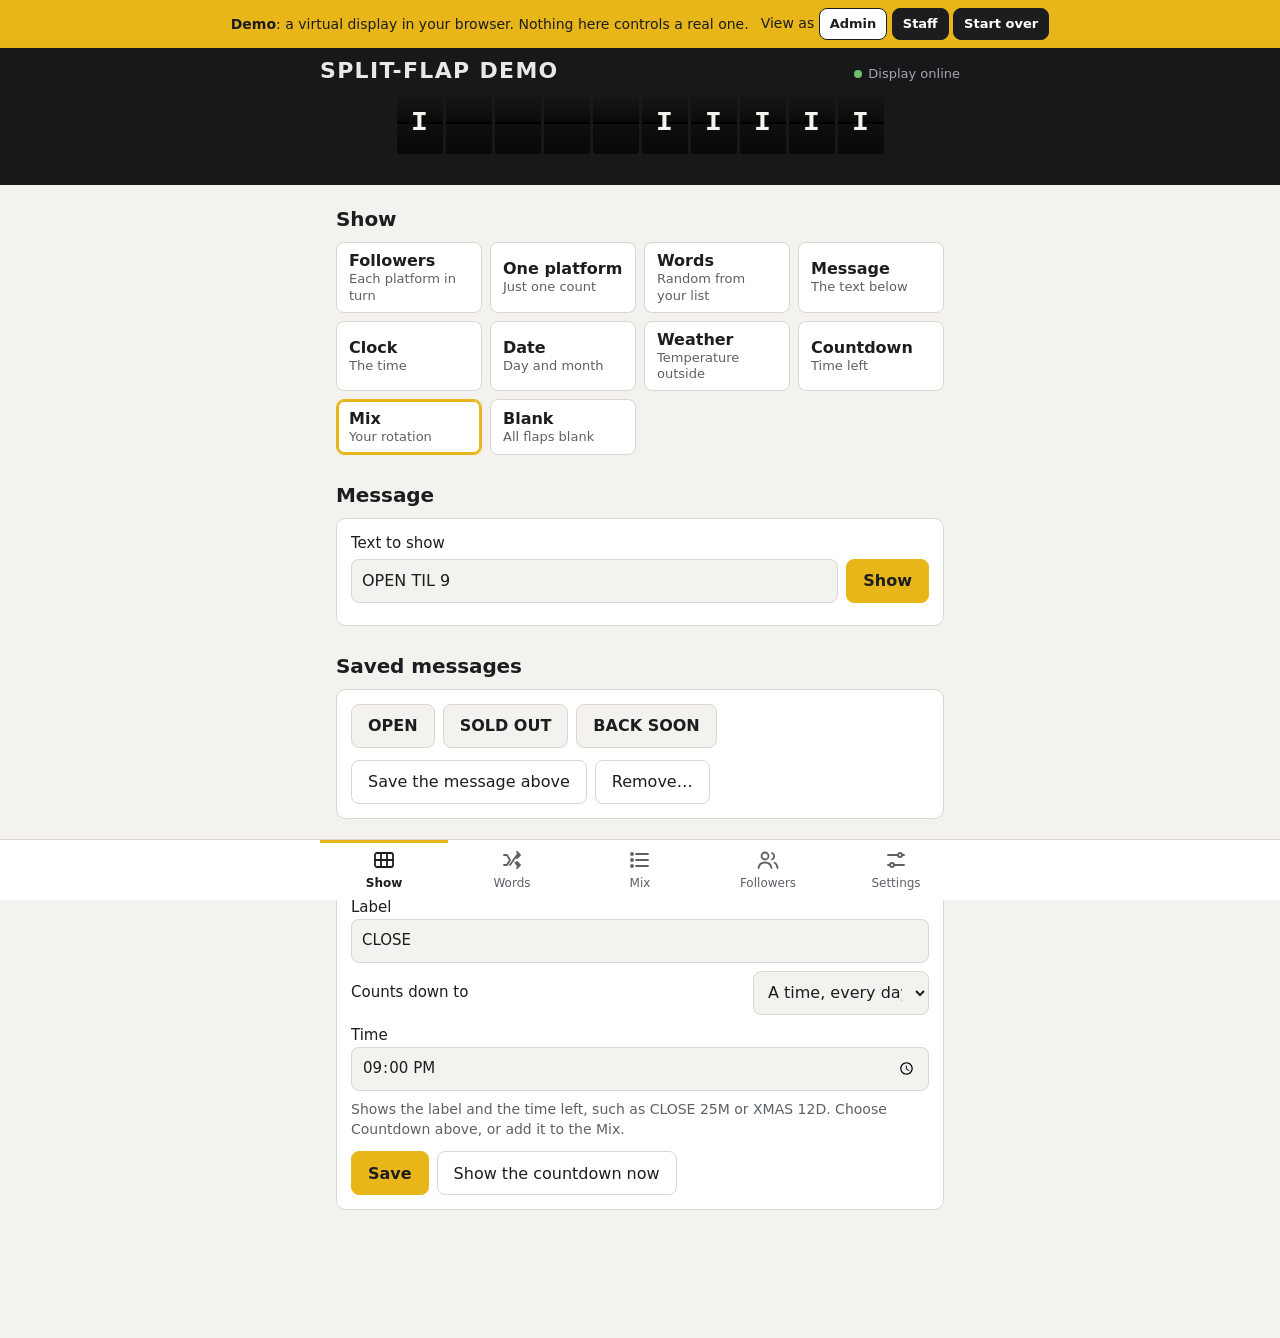
<file: demo/index.html>
<!doctype html>
<html lang="en">
<head>
  <meta charset="utf-8">
  <meta name="viewport" content="width=device-width, initial-scale=1, viewport-fit=cover">
  <meta name="description" content="Try the split-flap display's phone app with a virtual display.">
  <title>Split-Flap</title>
  <meta name="theme-color" content="#16181a">
  <meta name="apple-mobile-web-app-capable" content="yes">
  <meta name="mobile-web-app-capable" content="yes">
  <meta name="apple-mobile-web-app-status-bar-style" content="black-translucent">
  <meta name="apple-mobile-web-app-title" content="Split-Flap">
  <link rel="icon" href="icon.svg" type="image/svg+xml">
  <link rel="apple-touch-icon" href="icon-180.png">
  <link rel="stylesheet" href="style.css">
</head>
<body>
  <header class="board">
    <div class="board-top">
      <h1>Split-Flap</h1>
      <span id="link" class="link" role="status">Connecting…</span>
    </div>
    <div id="frame" class="flaps" role="img" aria-label="Current display"></div>
    <p id="frame-note" class="board-note"></p>
  </header>

  <main>
    <p id="notice" class="notice" hidden></p>

    <!-- Now: what is on the display, and the quick ways to change it -->
    <section id="tab-now" aria-labelledby="h-now">
      <h2 id="h-now">Show</h2>
      <div id="modes" class="modes" role="group" aria-label="What the display shows"></div>
      <div id="single-row" class="field" hidden>
        <label for="single">Platform</label>
        <select id="single">
          <option value="tiktok">TikTok</option>
          <option value="instagram">Instagram</option>
          <option value="facebook">Facebook</option>
        </select>
      </div>

      <h2>Message</h2>
      <form id="message-form" class="card">
        <label for="message">Text to show</label>
        <div class="inline">
          <input id="message" maxlength="64" autocomplete="off" autocapitalize="characters" enterkeyhint="send" placeholder="OPEN TIL 9">
          <button type="submit">Show</button>
        </div>
        <p id="message-hint" class="hint"></p>
      </form>

      <h2>Saved messages</h2>
      <div class="card">
        <div id="presets" class="chips"></div>
        <p id="presets-empty" class="hint">None yet. Type a message above, then save it here to show it again with one tap.</p>
        <div class="row">
          <button type="button" id="preset-save" class="quiet">Save the message above</button>
          <button type="button" id="preset-edit" class="quiet" aria-pressed="false">Remove…</button>
        </div>
      </div>

      <h2>Countdown</h2>
      <form id="countdown-form" class="card">
        <label>Label <input name="label" maxlength="32" autocomplete="off" autocapitalize="characters" placeholder="CLOSE"></label>
        <div class="field">
          <label for="cd-repeat">Counts down to</label>
          <select id="cd-repeat" name="repeat"><option value="daily">A time, every day</option><option value="once">A date and time</option></select>
        </div>
        <label data-cd="daily">Time <input name="time" type="time"></label>
        <label data-cd="once" hidden>Date and time <input name="when" type="datetime-local"></label>
        <label data-cd="once" hidden>When it's over, show <input name="done" maxlength="64" autocomplete="off" autocapitalize="characters" placeholder="NOW OPEN"></label>
        <p id="countdown-hint" class="hint">Shows the label and the time left, such as CLOSE 25M or XMAS 12D. Choose Countdown above, or add it to the Mix.</p>
        <div class="row">
          <button type="submit">Save</button>
          <button type="button" id="countdown-go" class="quiet">Show the countdown now</button>
        </div>
      </form>
    </section>

    <!-- Words: the randomizer's list -->
    <section id="tab-words" aria-labelledby="h-words" hidden>
      <h2 id="h-words">Random words</h2>
      <div class="card">
        <p class="hint">The display picks from this list at random and shows every word once before repeating any. Changes take effect straight away.</p>
        <form id="word-form" class="inline">
          <label for="word" class="sr">New word</label>
          <input id="word" maxlength="32" autocomplete="off" autocapitalize="characters" enterkeyhint="done" placeholder="Add a word">
          <button type="submit">Add</button>
        </form>
        <p id="word-hint" class="hint"></p>
        <ul id="words" class="list"></ul>
        <p id="words-count" class="hint"></p>
      </div>
      <div class="card">
        <div class="field">
          <label for="random_seconds">Change word every</label>
          <span class="unit"><input id="random_seconds" type="number" inputmode="numeric" min="20" max="3600" data-cfg="random_seconds"> seconds</span>
        </div>
        <p class="hint">20 seconds at the least, so the motors can rest.</p>
        <button type="button" id="words-go" class="wide">Show random words now</button>
      </div>
    </section>

    <!-- Mix: a rotation of several things -->
    <section id="tab-mix" aria-labelledby="h-mix" hidden>
      <h2 id="h-mix">Mix</h2>
      <div class="card">
        <p class="hint">A rotation, top to bottom, then from the top again. Followers shows each switched-on platform for the time given. Entries with nothing to show are skipped.</p>
        <ol id="mix" class="list"></ol>
        <p id="mix-empty" class="hint">Nothing in the mix yet.</p>
        <div class="inline">
          <label for="mix-kind" class="sr">Entry to add</label>
          <select id="mix-kind">
            <option value="followers">Followers</option>
            <option value="random">Random word</option>
            <option value="text">Message</option>
            <option value="clock">Clock</option>
            <option value="date">Date</option>
            <option value="weather">Weather</option>
            <option value="countdown">Countdown</option>
          </select>
          <button type="button" id="mix-add">Add</button>
        </div>
        <button type="button" id="mix-go" class="wide">Show the mix now</button>
      </div>
    </section>

    <!-- Followers -->
    <section id="tab-followers" class="admin-only" aria-labelledby="h-followers" hidden>
      <h2 id="h-followers">Followers</h2>
      <div id="platforms"></div>
      <div class="card">
        <div class="field">
          <label for="cycle_seconds">Switch platform every</label>
          <span class="unit"><input id="cycle_seconds" type="number" inputmode="numeric" min="20" max="3600" data-cfg="cycle_seconds"> seconds</span>
        </div>
        <div class="field">
          <label for="poll_minutes">Fetch the counts every</label>
          <span class="unit"><input id="poll_minutes" type="number" inputmode="numeric" min="5" max="1440" data-cfg="poll_minutes"> minutes</span>
        </div>
        <label class="check"><input type="checkbox" data-cfg="label_logos"> Logo flap as the label, instead of TT / IG / FB</label>
        <div class="field">
          <label for="label_width">Label width</label>
          <select id="label_width" data-cfg="label_width" data-type="number"><option value="2">2 flaps</option><option value="1">1 flap</option></select>
        </div>
        <label class="check"><input type="checkbox" data-cfg="celebrate"> Flash the display at a milestone</label>
        <div class="field">
          <label for="milestone_step">Milestone every</label>
          <span class="unit"><input id="milestone_step" type="number" inputmode="numeric" min="1" data-cfg="milestone_step"> followers</span>
        </div>
      </div>
      <details class="card">
        <summary>Paste a token by hand</summary>
        <p class="hint">Easier: <b>Connect</b> on each platform above, through the app server. Or run <code>python -m auth &lt;platform&gt;</code> from <code>tools/</code>, which sends the tokens for you. Tokens are only ever shown masked.</p>
        <form id="token-form">
          <label for="tk-platform">Platform</label>
          <select id="tk-platform" name="platform">
            <option value="instagram">Instagram</option>
            <option value="facebook">Facebook</option>
            <option value="tiktok">TikTok</option>
          </select>
          <label>Access token <input name="access_token" type="password" autocomplete="off"></label>
          <label data-for="facebook">Page ID <input name="page_id" autocomplete="off"></label>
          <label data-for="tiktok">Refresh token <input name="refresh_token" type="password" autocomplete="off"></label>
          <label data-for="tiktok">Client key <input name="client_key" autocomplete="off"></label>
          <label data-for="tiktok">Client secret <input name="client_secret" type="password" autocomplete="off"></label>
          <div class="row">
            <button type="submit">Save token</button>
            <button type="button" id="clear-token" class="danger">Clear this platform's tokens</button>
          </div>
        </form>
      </details>
    </section>

    <!-- Settings -->
    <section id="tab-settings" aria-labelledby="h-settings" hidden>
      <div class="admin-only">
      <h2 id="h-settings">Display</h2>
      <div class="card">
        <div class="field">
          <label for="text_align">Text position</label>
          <select id="text_align" data-cfg="text_align"><option value="left">Left</option><option value="center">Centre</option><option value="right">Right</option></select>
        </div>
        <div class="field">
          <label for="speed">Flap speed</label>
          <span class="unit"><input id="speed" type="number" inputmode="numeric" min="1" max="12" data-cfg="speed"> rpm</span>
        </div>
        <div class="field">
          <label for="units">Number of flap units</label>
          <input id="units" type="number" inputmode="numeric" min="1" max="16" data-cfg="units">
        </div>
        <label class="check"><input type="checkbox" data-cfg="clock_24h"> 24-hour clock</label>
        <div class="field">
          <label for="date_lang">Month names</label>
          <select id="date_lang" data-cfg="date_lang"><option value="en">English (FEB)</option><option value="pt">Português (FEV)</option></select>
        </div>
      </div>

      <h2>Quiet hours</h2>
      <div class="card">
        <p class="hint">The flaps stay still between these times. Set both to the same time for no quiet hours.</p>
        <div class="pair">
          <div class="field"><label for="quiet_start">From</label><input id="quiet_start" type="time" data-cfg="quiet_start"></div>
          <div class="field"><label for="quiet_end">Until</label><input id="quiet_end" type="time" data-cfg="quiet_end"></div>
        </div>
        <div class="field">
          <label for="timezone">Time zone</label>
          <select id="timezone" data-cfg="timezone"></select>
        </div>
        <div class="field" id="tz-custom-row" hidden>
          <label for="tz-custom">POSIX time zone</label>
          <input id="tz-custom" autocomplete="off" placeholder="WET0WEST,M3.5.0/1,M10.5.0">
        </div>
      </div>

      <h2>Weather</h2>
      <form id="weather-form" class="card">
        <p class="hint">For the Weather mode: the temperature outside, from Open-Meteo (free, no account). The display fetches it every 15 minutes while Weather is on show.</p>
        <div class="pair">
          <div class="field"><label for="w-lat">Latitude</label><input id="w-lat" name="lat" inputmode="decimal" autocomplete="off" placeholder="38.72"></div>
          <div class="field"><label for="w-lon">Longitude</label><input id="w-lon" name="lon" inputmode="decimal" autocomplete="off" placeholder="-9.14"></div>
        </div>
        <button type="button" id="w-here" class="quiet wide" hidden>Use this phone's location</button>
        <div class="field">
          <label for="w-unit">Temperature in</label>
          <select id="w-unit" name="unit"><option value="c">°C</option><option value="f">°F</option></select>
        </div>
        <p id="weather-state" class="hint"></p>
        <div class="row">
          <button type="submit">Save</button>
          <button type="button" id="w-off" class="quiet">Switch off</button>
        </div>
      </form>

      <h2>Device</h2>
      <div class="card">
        <dl id="device" class="facts"></dl>
        <button type="button" id="rehome" class="quiet wide">Re-home all units</button>
      </div>
      </div>

      <div id="local-only" hidden>
        <h2>App server</h2>
        <form id="remote-form" class="card">
          <p class="hint">Lets you use this app from anywhere: the display connects out to your server. Leave the address empty to switch it off.</p>
          <label>Server address <input name="remote_url" type="url" inputmode="url" autocomplete="off" placeholder="https://flap.example.com"></label>
          <label>Device token <input name="remote_token" type="password" autocomplete="off" placeholder="unchanged"></label>
          <p id="remote-state" class="hint"></p>
          <button type="submit">Save</button>
        </form>
        <h2>Admin key</h2>
        <div class="card">
          <label>Admin key <input id="admin-key" type="password" autocomplete="current-password" placeholder="needed to change anything"></label>
          <p class="hint">Kept in this browser only. Set on the display by holding BOOT while powering on.</p>
        </div>
      </div>

      <div id="server-only" hidden>
        <div class="admin-only">
        <h2>Server</h2>
        <form id="server-form" class="card">
          <label>Name shown in the app <input name="display_name" maxlength="40" placeholder="Split-Flap"></label>
          <label>Time zone for times in the app <input name="time_zone" list="tz-list" autocomplete="off" placeholder="Europe/Lisbon"></label>
          <datalist id="tz-list"></datalist>
          <button type="submit">Save</button>
        </form>
        </div>

        <h2>Your account</h2>
        <form id="account-form" class="card">
          <p id="account-env" class="hint" hidden>This account is set by the APP_PASSWORD variable on the server.</p>
          <label>Username <input name="username" autocomplete="username" autocapitalize="none" maxlength="40" required></label>
          <label>New password <input name="new_password" type="password" autocomplete="new-password" minlength="12" placeholder="unchanged"></label>
          <label>Current password <input name="current_password" type="password" autocomplete="current-password" required></label>
          <p class="hint">A new password signs out every other phone.</p>
          <button type="submit">Save</button>
        </form>

        <div class="admin-only">
        <h2>People</h2>
        <div class="card">
          <p class="hint"><b>Admins</b> can do everything. <b>Staff</b> can change what's shown (Show, Words, Mix) but not the settings, followers or accounts.</p>
          <ul id="users" class="list"></ul>
          <form id="user-add">
            <label>Username <input name="username" autocomplete="off" autocapitalize="none" maxlength="40" required></label>
            <label>Password <input name="password" type="password" autocomplete="new-password" minlength="12" required></label>
            <div class="field">
              <label for="ua-role">Role</label>
              <select id="ua-role" name="role"><option value="staff">Staff</option><option value="admin">Admin</option></select>
            </div>
            <p class="hint">At least 12 characters. They can change it themselves under Your account.</p>
            <button type="submit">Add person</button>
          </form>
        </div>

        <h2>Device token</h2>
        <form id="dtoken-form" class="card">
          <p id="dtoken-state" class="hint"></p>
          <div id="dtoken-make">
            <label>Current password <input name="current_password" type="password" autocomplete="current-password" required></label>
            <button type="submit" class="quiet wide">Make a new device token</button>
          </div>
          <div id="dtoken-new" hidden>
            <p>Copy it now, it won't be shown again. Enter it on the display's own page under <b>Settings → App server</b>. The old token has stopped working.</p>
            <div class="inline"><input id="dtoken-value" class="token" readonly aria-label="New device token"><button type="button" id="dtoken-copy" class="quiet">Copy</button></div>
          </div>
        </form>
        </div>
      </div>

      <form id="logout" method="post" action="/logout" hidden>
        <button type="submit" class="quiet wide">Sign out</button>
      </form>
    </section>
  </main>

  <p id="toast" class="toast" role="status" aria-live="polite"></p>

  <nav class="tabs" aria-label="Sections">
    <button type="button" data-tab="now" aria-current="page">
      <svg viewBox="0 0 24 24" aria-hidden="true"><rect x="3" y="5" width="18" height="14" rx="2"/><path d="M3 12h18M9 5v14M15 5v14"/></svg>Show</button>
    <button type="button" data-tab="words">
      <svg viewBox="0 0 24 24" aria-hidden="true"><path d="M4 7h3l3 5-3 5H4M20 7h-3l-7 10M20 17h-3l-1.5-2.2M17 4l3 3-3 3M17 14l3 3-3 3"/></svg>Words</button>
    <button type="button" data-tab="mix">
      <svg viewBox="0 0 24 24" aria-hidden="true"><path d="M8 6h12M8 12h12M8 18h12"/><circle cx="4" cy="6" r="1"/><circle cx="4" cy="12" r="1"/><circle cx="4" cy="18" r="1"/></svg>Mix</button>
    <button type="button" data-tab="followers" class="admin-only">
      <svg viewBox="0 0 24 24" aria-hidden="true"><circle cx="9" cy="8" r="3.5"/><path d="M2.5 20c.6-3.6 3.2-5.5 6.5-5.5s5.900 1.900 6.500 5.500M16 5a3.500 3.500 0 0 1 0 6.500M18.500 14.800c1.700.800 2.700 2.500 3 5.200"/></svg>Followers</button>
    <button type="button" data-tab="settings">
      <svg viewBox="0 0 24 24" aria-hidden="true"><path d="M4 7h10M18 7h2M4 17h2M10 17h10"/><circle cx="16" cy="7" r="2"/><circle cx="8" cy="17" r="2"/></svg>Settings</button>
  </nav>

  <script src="demo.js"></script>
  <script src="app.js"></script>
</body>
</html>
</file>
<file: demo/style.css>
/* Split-flap app. Phone first: one column, a bottom tab bar, 44px touch targets.
   The board at the top is always dark, like the display; the rest follows the system theme. */
:root {
  --bg: #f3f2ee;
  --panel: #ffffff;
  --text: #1b1d1f;
  --muted: #5c6166;
  --line: #d9d7cf;
  --accent: #8a6100;       /* amber, darkened for text on light */
  --accent-fill: #e9b61a;  /* amber as a fill */
  --on-accent: #1b1d1f;
  --ok: #24712b;
  --warn: #8f5600;
  --bad: #b3261e;
  --board: #16181a;
  --board-text: #e8e9e6;
  --board-muted: #a3a8ab;
  --flap: #050505;
  --flap-text: #f4f3ee;
  --tabs-h: 60px;
}
@media (prefers-color-scheme: dark) {
  :root {
    --bg: #101214;
    --panel: #1b1e21;
    --text: #e8e9e6;
    --muted: #a3a8ab;
    --line: #30353a;
    --accent: #f0c033;
    --ok: #6cc070;
    --warn: #e7a84a;
    --bad: #f0827a;
    color-scheme: dark;
  }
}
* { box-sizing: border-box; }
[hidden] { display: none !important; }
html { -webkit-text-size-adjust: 100%; }
body {
  margin: 0;
  font: 16px/1.45 system-ui, -apple-system, "Segoe UI", Roboto, sans-serif;
  background: var(--bg);
  color: var(--text);
  padding-bottom: calc(var(--tabs-h) + env(safe-area-inset-bottom, 0px) + 56px);
}
.sr { position: absolute; width: 1px; height: 1px; overflow: hidden; clip-path: inset(50%); white-space: nowrap; }

/* ---- the board ---- */
.board {
  position: sticky; top: 0; z-index: 5;
  background: var(--board); color: var(--board-text);
  padding: calc(10px + env(safe-area-inset-top, 0px)) max(16px, env(safe-area-inset-right, 0px)) 10px max(16px, env(safe-area-inset-left, 0px));
}
.board-top { display: flex; align-items: baseline; justify-content: space-between; gap: 12px; max-width: 640px; margin: 0 auto 8px; }
h1 { font-size: 1.375rem; line-height: 1.2; font-weight: 800; letter-spacing: .06em; text-transform: uppercase; margin: 0;
  overflow-wrap: anywhere; }
.link { font-size: .8125rem; color: var(--board-muted); text-align: right; }
.link::before { content: ""; display: inline-block; width: 8px; height: 8px; border-radius: 50%; margin-right: 6px; background: var(--board-muted); }
.link.on::before { background: #6cc070; }
.link.off::before { background: #f0827a; }
.flaps { display: flex; gap: 3px; justify-content: center; max-width: 640px; margin: 0 auto; }
.flaps span {
  flex: 1 1 0; max-width: 46px; aspect-ratio: 3 / 4; min-width: 0;
  display: flex; align-items: center; justify-content: center;
  background: var(--flap) linear-gradient(to bottom, #ffffff14 0, #ffffff05 48%, #000 49%, #000 51%, #ffffff0a 52%, #ffffff03 100%);
  color: var(--flap-text);
  font: 700 clamp(15px, 5.6vw, 28px)/1 ui-monospace, "SF Mono", "Cascadia Mono", Menlo, Consolas, monospace;
  border-radius: 3px;
}
.flaps svg { width: 62%; height: auto; }
.board-note { max-width: 640px; margin: 6px auto 0; min-height: 1.2em; font-size: .8125rem; color: var(--board-muted); text-align: center; }

/* ---- page ---- */
main { max-width: 640px; margin: 0 auto; padding: 4px max(16px, env(safe-area-inset-right, 0px)) 0 max(16px, env(safe-area-inset-left, 0px)); }
h2 { font-size: 1.25rem; line-height: 1.25; font-weight: 700; letter-spacing: -.005em; color: var(--text); margin: 28px 0 10px; }
main > section > h2:first-child { margin-top: 18px; }
.card { background: var(--panel); border: 1px solid var(--line); border-radius: 10px; padding: 14px; margin-bottom: 12px; }
.card > :first-child { margin-top: 0; }
.card > :last-child { margin-bottom: 0; }
.hint { color: var(--muted); font-size: .875rem; margin: 8px 0; }
.hint.warn { color: var(--warn); }
.notice { background: var(--panel); border: 1px solid var(--warn); border-radius: 10px; padding: 12px 14px; margin: 14px 0 0; }
code { font: .875em ui-monospace, Menlo, Consolas, monospace; overflow-wrap: anywhere; }

/* ---- controls ---- */
label { display: block; margin: 10px 0 4px; font-size: .9375rem; }
input, select, button { font: inherit; color: inherit; }
input, select {
  display: block; width: 100%; min-height: 44px; padding: 8px 10px;
  background: var(--bg); border: 1px solid var(--line); border-radius: 8px;
}
input[type="checkbox"] { display: inline-block; width: 22px; height: 22px; min-height: 0; padding: 0; flex: none; accent-color: var(--accent-fill); }
label.check { display: flex; gap: 10px; align-items: center; min-height: 44px; margin: 4px 0; }
button {
  min-height: 44px; padding: 8px 16px; border-radius: 8px; cursor: pointer;
  border: 1px solid var(--accent-fill); background: var(--accent-fill); color: var(--on-accent); font-weight: 600;
}
button.quiet { background: none; border-color: var(--line); color: var(--text); font-weight: 500; }
button.danger { background: none; border-color: var(--bad); color: var(--bad); font-weight: 500; }
button.wide { display: block; width: 100%; margin-top: 12px; }
button:disabled { opacity: .5; cursor: default; }
:focus-visible { outline: 3px solid var(--accent); outline-offset: 2px; }
.board :focus-visible { outline-color: var(--accent-fill); }
.inline { display: flex; gap: 8px; align-items: stretch; }
.inline > input, .inline > select { flex: 1 1 auto; min-width: 0; }
.inline > button { flex: none; }
.row { display: flex; flex-wrap: wrap; gap: 8px; margin-top: 12px; }
.field { display: flex; align-items: center; justify-content: space-between; gap: 12px; margin: 8px 0; }
.field > label { margin: 0; flex: 1 1 auto; }
.field > input, .field > select { width: auto; flex: 0 1 11em; min-width: 0; }
.field > input[type="number"] { flex-basis: 6em; }
.unit { display: flex; align-items: center; gap: 8px; color: var(--muted); font-size: .9375rem; flex: none; }
.unit input { width: 5.5em; }
.pair { display: grid; grid-template-columns: 1fr 1fr; gap: 12px; }
.pair .field { display: block; }
.pair .field > input { width: 100%; }
details > summary { cursor: pointer; min-height: 44px; display: flex; align-items: center; font-weight: 600; }

/* ---- Show tab ---- */
.modes { display: grid; grid-template-columns: repeat(2, 1fr); gap: 8px; }
.modes button {
  min-height: 56px; text-align: left; padding: 8px 12px; line-height: 1.25;
  background: var(--panel); border-color: var(--line); color: var(--text); font-weight: 600;
}
.modes button small { display: block; font-weight: 400; font-size: .8125rem; color: var(--muted); }
.modes button[aria-pressed="true"] { border-color: var(--accent-fill); box-shadow: inset 0 0 0 2px var(--accent-fill); }
.chips { display: flex; flex-wrap: wrap; gap: 8px; }
.chips button { background: var(--bg); border-color: var(--line); color: var(--text); font-weight: 600; max-width: 100%; overflow-wrap: anywhere; }
.chips.removing button { border-color: var(--bad); color: var(--bad); }
.chips.removing button::after { content: " ×"; }
button[aria-pressed="true"].quiet { border-color: var(--accent-fill); }

/* ---- lists (words, mix) ---- */
.list { list-style: none; margin: 12px 0 0; padding: 0; }
.list li { display: flex; align-items: center; gap: 8px; padding: 6px 0; border-top: 1px solid var(--line); min-height: 52px; }
.list li > .grow { flex: 1 1 auto; min-width: 0; overflow-wrap: anywhere; font-weight: 600; }
.list li small { display: block; font-weight: 400; font-size: .8125rem; color: var(--muted); }
.list button.icon { flex: none; width: 44px; padding: 0; background: none; border-color: var(--line); color: var(--text); font-weight: 500; }
.list button.icon.remove { color: var(--bad); }
.list .unit input { width: 4.6em; }

/* ---- followers ---- */
.platform { display: grid; grid-template-columns: 1fr auto; gap: 2px 12px; align-items: center; }
.platform .name { font-weight: 700; }
.platform .count { font: 700 1.375rem/1.2 ui-monospace, Menlo, Consolas, monospace; font-variant-numeric: tabular-nums; grid-row: span 2; text-align: right; }
.platform .state { font-size: .875rem; color: var(--muted); overflow-wrap: anywhere; }
.platform .state.ok { color: var(--ok); }
.platform .state.warn { color: var(--warn); }
.platform .state.bad { color: var(--bad); }
.platform .controls { grid-column: 1 / -1; border-top: 1px solid var(--line); margin-top: 10px; padding-top: 4px; }

.facts { margin: 0; display: grid; grid-template-columns: auto 1fr; gap: 6px 14px; font-size: .9375rem; }
.facts dt { color: var(--muted); }
.facts dd { margin: 0; overflow-wrap: anywhere; }

/* ---- toast and tab bar ---- */
.toast {
  position: fixed; left: 16px; right: 16px; bottom: calc(var(--tabs-h) + env(safe-area-inset-bottom, 0px) + 10px); z-index: 7;
  max-width: 608px; margin: 0 auto; padding: 10px 14px; border-radius: 8px;
  background: var(--board); color: var(--board-text); font-size: .9375rem;
  opacity: 0; pointer-events: none; transition: opacity .15s;
}
.toast.show { opacity: 1; }
.toast.error { background: #7a1c16; color: #fff; }
.tabs {
  position: fixed; left: 0; right: 0; bottom: 0; z-index: 6;
  display: flex; justify-content: center;
  background: var(--panel); border-top: 1px solid var(--line);
  padding-bottom: env(safe-area-inset-bottom, 0px);
}
.tabs button {
  flex: 1 1 0; max-width: 128px; min-height: var(--tabs-h); padding: 6px 2px 5px;
  display: flex; flex-direction: column; align-items: center; justify-content: center; gap: 3px;
  background: none; border: 0; border-radius: 0; color: var(--muted); font-size: .75rem; font-weight: 500;
}
.tabs svg { width: 24px; height: 24px; fill: none; stroke: currentColor; stroke-width: 1.8; stroke-linecap: round; stroke-linejoin: round; }
.tabs button[aria-current="page"] { color: var(--text); font-weight: 700; box-shadow: inset 0 3px 0 var(--accent-fill); }

/* ---- sign-in page (served by the relay server) ---- */
body.login { padding: 0; min-height: 100dvh; display: grid; place-items: center; }
body.login main { width: 100%; max-width: 380px; }
body.login h1 { margin-bottom: 14px; font-size: 1.625rem; }
.error { color: var(--bad); min-height: 1.4em; margin: 8px 0; font-size: .9375rem; }
body.login button { width: 100%; }
body.login { padding: 16px; }
body.login .inline > button { width: auto; }
a.button { display: flex; align-items: center; justify-content: center; min-height: 44px; margin-top: 12px; border-radius: 8px;
  background: var(--accent-fill); color: var(--on-accent); font-weight: 600; text-decoration: none; }
.token { font-family: ui-monospace, Menlo, Consolas, monospace; font-size: .875rem; letter-spacing: .02em; }

@media (prefers-reduced-motion: reduce) { .toast { transition: none; } }
@media (min-width: 560px) { .modes { grid-template-columns: repeat(4, 1fr); } }

/* ---- roles: staff see what's on show, not the setup ---- */
body[data-role="staff"] .admin-only { display: none !important; }

/* ---- connecting a platform ---- */
.platform .connect { grid-column: 1 / -1; border-top: 1px solid var(--line); margin-top: 8px; }
.steps { margin: 4px 0 10px; padding-left: 22px; font-size: .9375rem; }
.steps li { margin: 6px 0; }
.steps a { color: var(--accent); }
.hint.ok { color: var(--ok); }
.hint.bad { color: var(--bad); }
a.button.disabled { opacity: .5; }
.connect .inline { margin-top: 4px; }

/* ---- people ---- */
.list li.user { flex-wrap: wrap; }
.list li.user select { width: auto; flex: none; }
.list li.user .user-pw { flex-basis: 100%; }
#user-add { margin-top: 12px; border-top: 1px solid var(--line); padding-top: 4px; }
</file>
